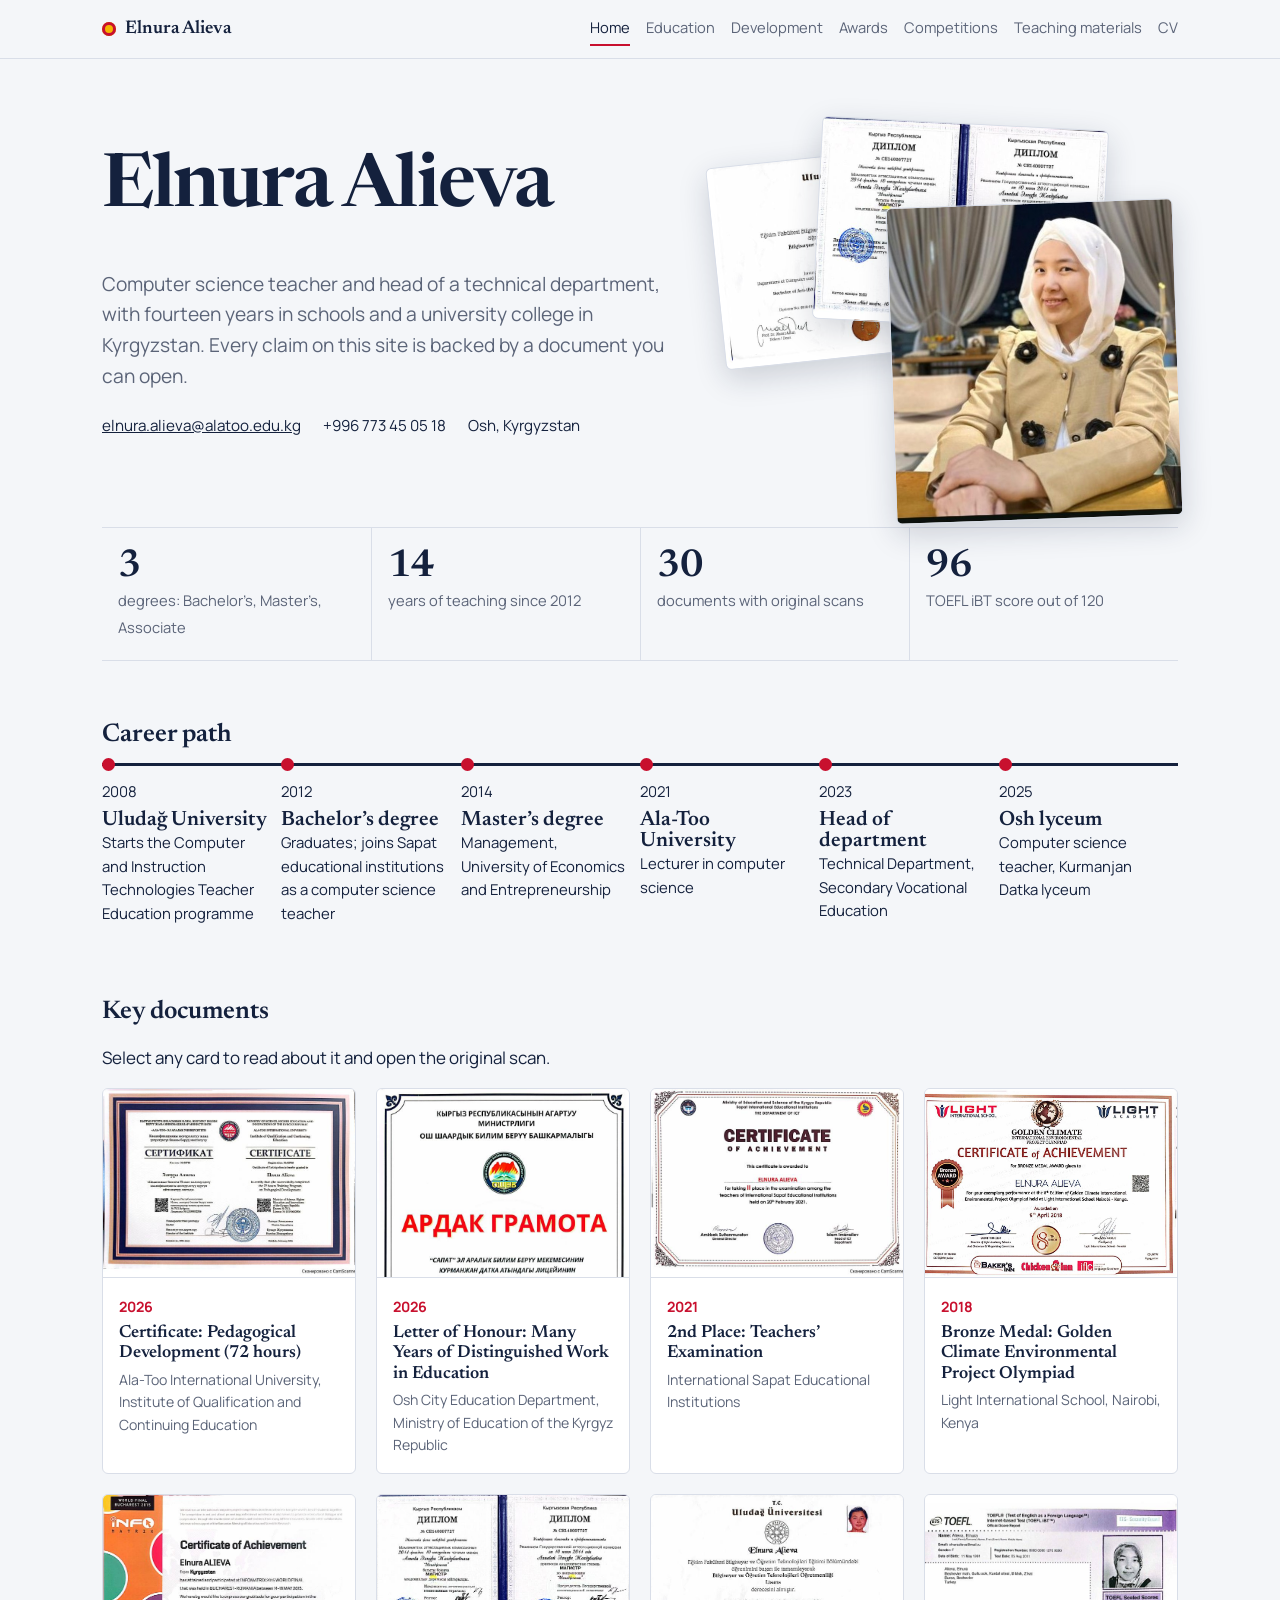
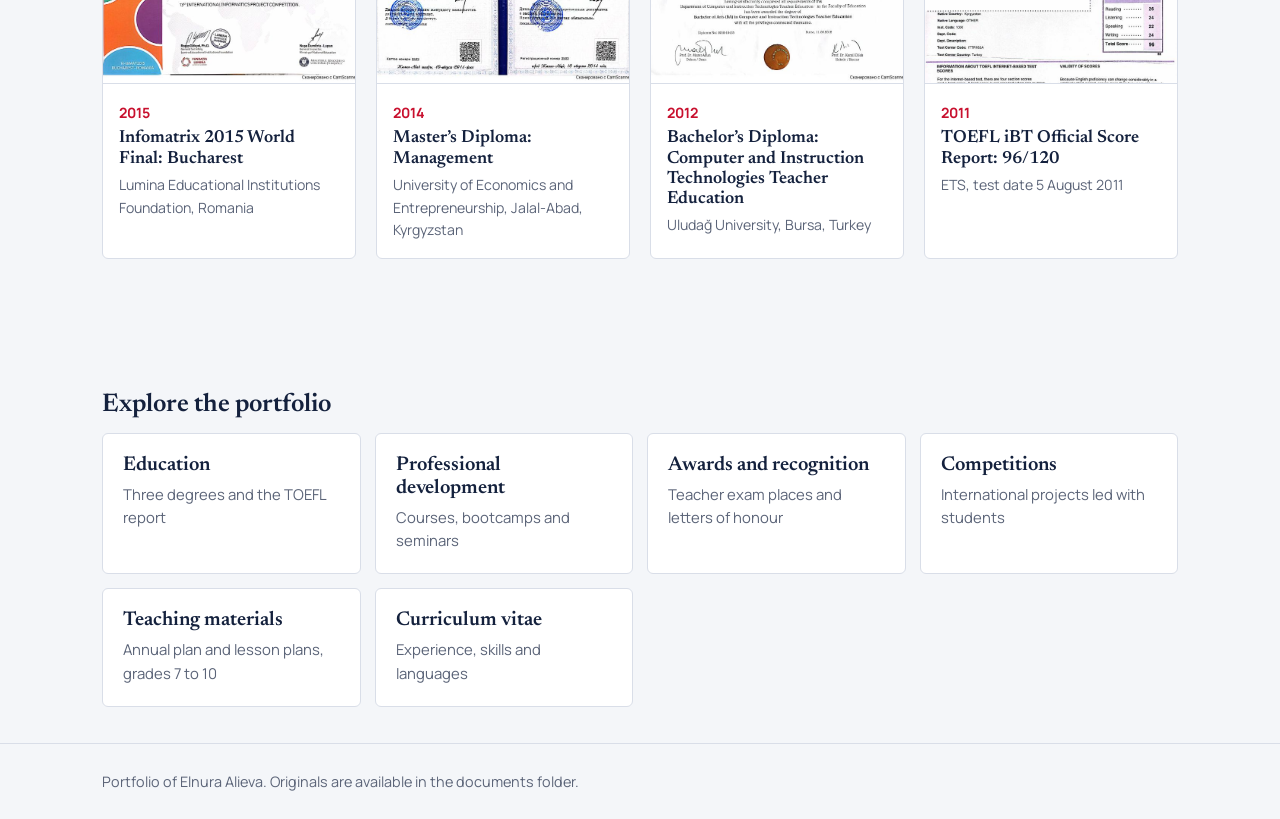
<file: index.html>
<!doctype html>
<html lang="en">
<head>
<meta charset="utf-8">
<meta name="viewport" content="width=device-width, initial-scale=1">
<title>Elnura Alieva: Computer Science Teacher Portfolio</title>
<link rel="preconnect" href="https://fonts.googleapis.com"><link rel="preconnect" href="https://fonts.gstatic.com" crossorigin>
<link href="https://fonts.googleapis.com/css2?family=Manrope:wght@400;600;700&family=Newsreader:wght@500;600&display=swap" rel="stylesheet">
<link rel="stylesheet" href="css/style.css">
</head>
<body data-cat="home">
<header class="top"><div class="wrap"><a class="brand" href="index.html"><i></i>Elnura Alieva</a><nav id="nav" aria-label="Main"></nav></div></header>

<main>
<div class="hero"><div class="wrap">
  <div>
    <h1>Elnura Alieva</h1>
    <p class="lead">Computer science teacher and head of a technical department, with fourteen years in schools and a university college in Kyrgyzstan. Every claim on this site is backed by a document you can open.</p>
    <div class="contact">
      <a href="mailto:elnura.alieva@alatoo.edu.kg">elnura.alieva@alatoo.edu.kg</a>
      <span>+996 773 45 05 18</span>
      <span>Osh, Kyrgyzstan</span>
    </div>
  </div>
  <div class="fan" aria-hidden="true">
    <img src="thumbs/1_1_Computer_Teacher_diploma_-_Bachelor.jpg" alt="">
    <img src="thumbs/1_2_Management_diploma-_Master_degree.jpg" alt="">
    <img src="thumbs/me-photo.jpg" alt="">
  </div>
</div></div>

<div class="wrap">
  <div class="stats">
    <div><b>3</b><span>degrees: Bachelor’s, Master’s, Associate</span></div>
    <div><b>14</b><span>years of teaching since 2012</span></div>
    <div><b>30</b><span>documents with original scans</span></div>
    <div><b>96</b><span>TOEFL iBT score out of 120</span></div>
  </div>

  <section>
    <h2>Career path</h2>
    <ol class="tl">
      <li>2008<b>Uludağ University</b>Starts the Computer and Instruction Technologies Teacher Education programme</li>
      <li>2012<b>Bachelor’s degree</b>Graduates; joins Sapat educational institutions as a computer science teacher</li>
      <li>2014<b>Master’s degree</b>Management, University of Economics and Entrepreneurship</li>
      <li>2021<b>Ala-Too University</b>Lecturer in computer science</li>
      <li>2023<b>Head of department</b>Technical Department, Secondary Vocational Education</li>
      <li>2025<b>Osh lyceum</b>Computer science teacher, Kurmanjan Datka lyceum</li>
    </ol>
  </section>

  <section>
    <h2>Key documents</h2>
    <p>Select any card to read about it and open the original scan.</p>
    <div class="grid" id="grid"></div>
  </section>

  <section>
    <h2>Explore the portfolio</h2>
    <div class="sections">
      <a href="education.html"><h3>Education</h3><p>Three degrees and the TOEFL report</p></a>
      <a href="development.html"><h3>Professional development</h3><p>Courses, bootcamps and seminars</p></a>
      <a href="awards.html"><h3>Awards and recognition</h3><p>Teacher exam places and letters of honour</p></a>
      <a href="competitions.html"><h3>Competitions</h3><p>International projects led with students</p></a>
      <a href="teaching.html"><h3>Teaching materials</h3><p>Annual plan and lesson plans, grades 7 to 10</p></a>
      <a href="cv.html"><h3>Curriculum vitae</h3><p>Experience, skills and languages</p></a>
    </div>
  </section>
</main>

<dialog id="viewer" aria-label="Document details"><div class="dlg"></div></dialog>
<footer><div class="wrap">Portfolio of Elnura Alieva. Originals are available in the documents folder.</div></footer>
<script src="js/documents.js"></script>
<script src="js/app.js"></script>
</body>
</html>
</file>
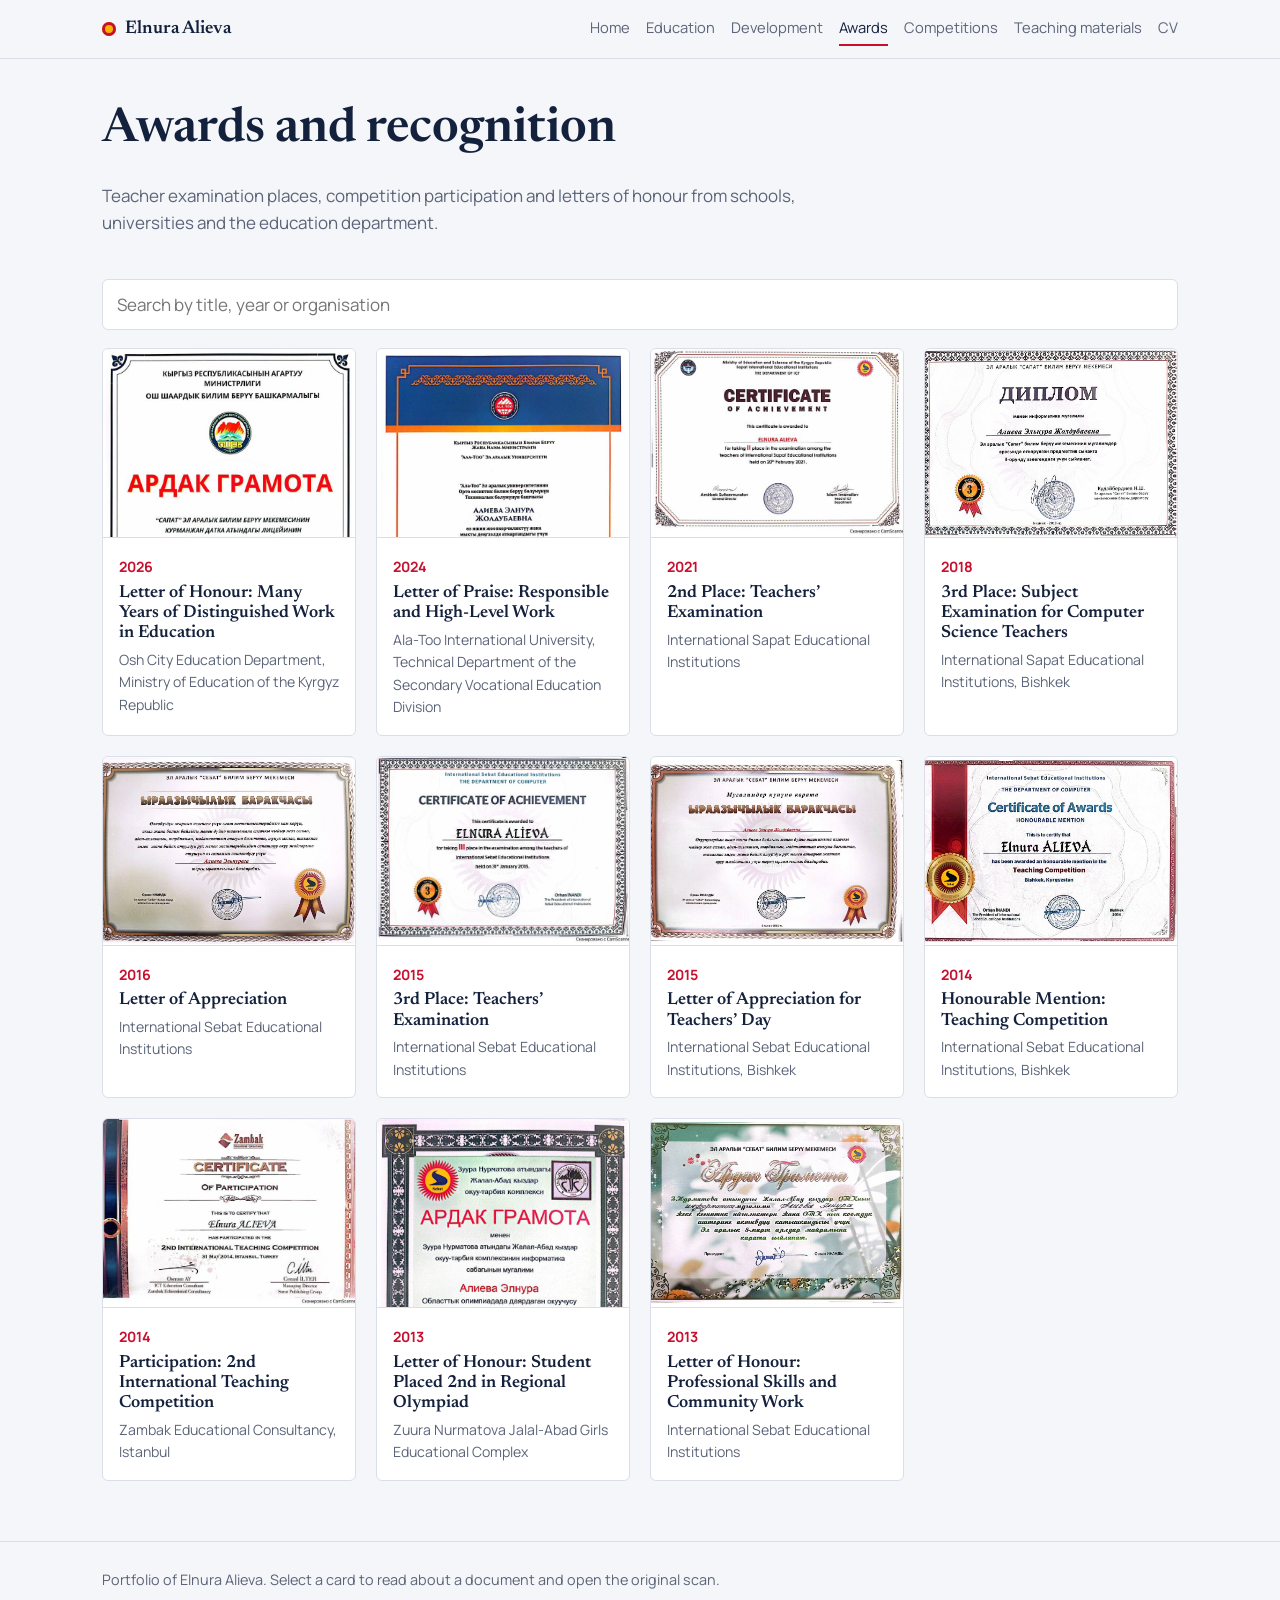
<file: awards.html>
<!doctype html>
<html lang="en">
<head>
<meta charset="utf-8">
<meta name="viewport" content="width=device-width, initial-scale=1">
<title>Awards and recognition | Elnura Alieva</title>
<link rel="preconnect" href="https://fonts.googleapis.com"><link rel="preconnect" href="https://fonts.gstatic.com" crossorigin>
<link href="https://fonts.googleapis.com/css2?family=Manrope:wght@400;600;700&family=Newsreader:wght@500;600&display=swap" rel="stylesheet">
<link rel="stylesheet" href="css/style.css">
</head>
<body data-cat="awards">
<header class="top"><div class="wrap"><a class="brand" href="index.html"><i></i>Elnura Alieva</a><nav id="nav" aria-label="Main"></nav></div></header>
<main class="wrap">
  <div class="pagehead"><h1>Awards and recognition</h1><p>Teacher examination places, competition participation and letters of honour from schools, universities and the education department.</p></div>
  <div class="tools"><input id="q" type="search" placeholder="Search by title, year or organisation" aria-label="Search documents"></div>
  <div class="grid" id="grid"></div>
</main>
<dialog id="viewer" aria-label="Document details"><div class="dlg"></div></dialog>
<footer><div class="wrap">Portfolio of Elnura Alieva. Select a card to read about a document and open the original scan.</div></footer>
<script src="js/documents.js"></script>
<script src="js/app.js"></script>
</body>
</html>
</file>
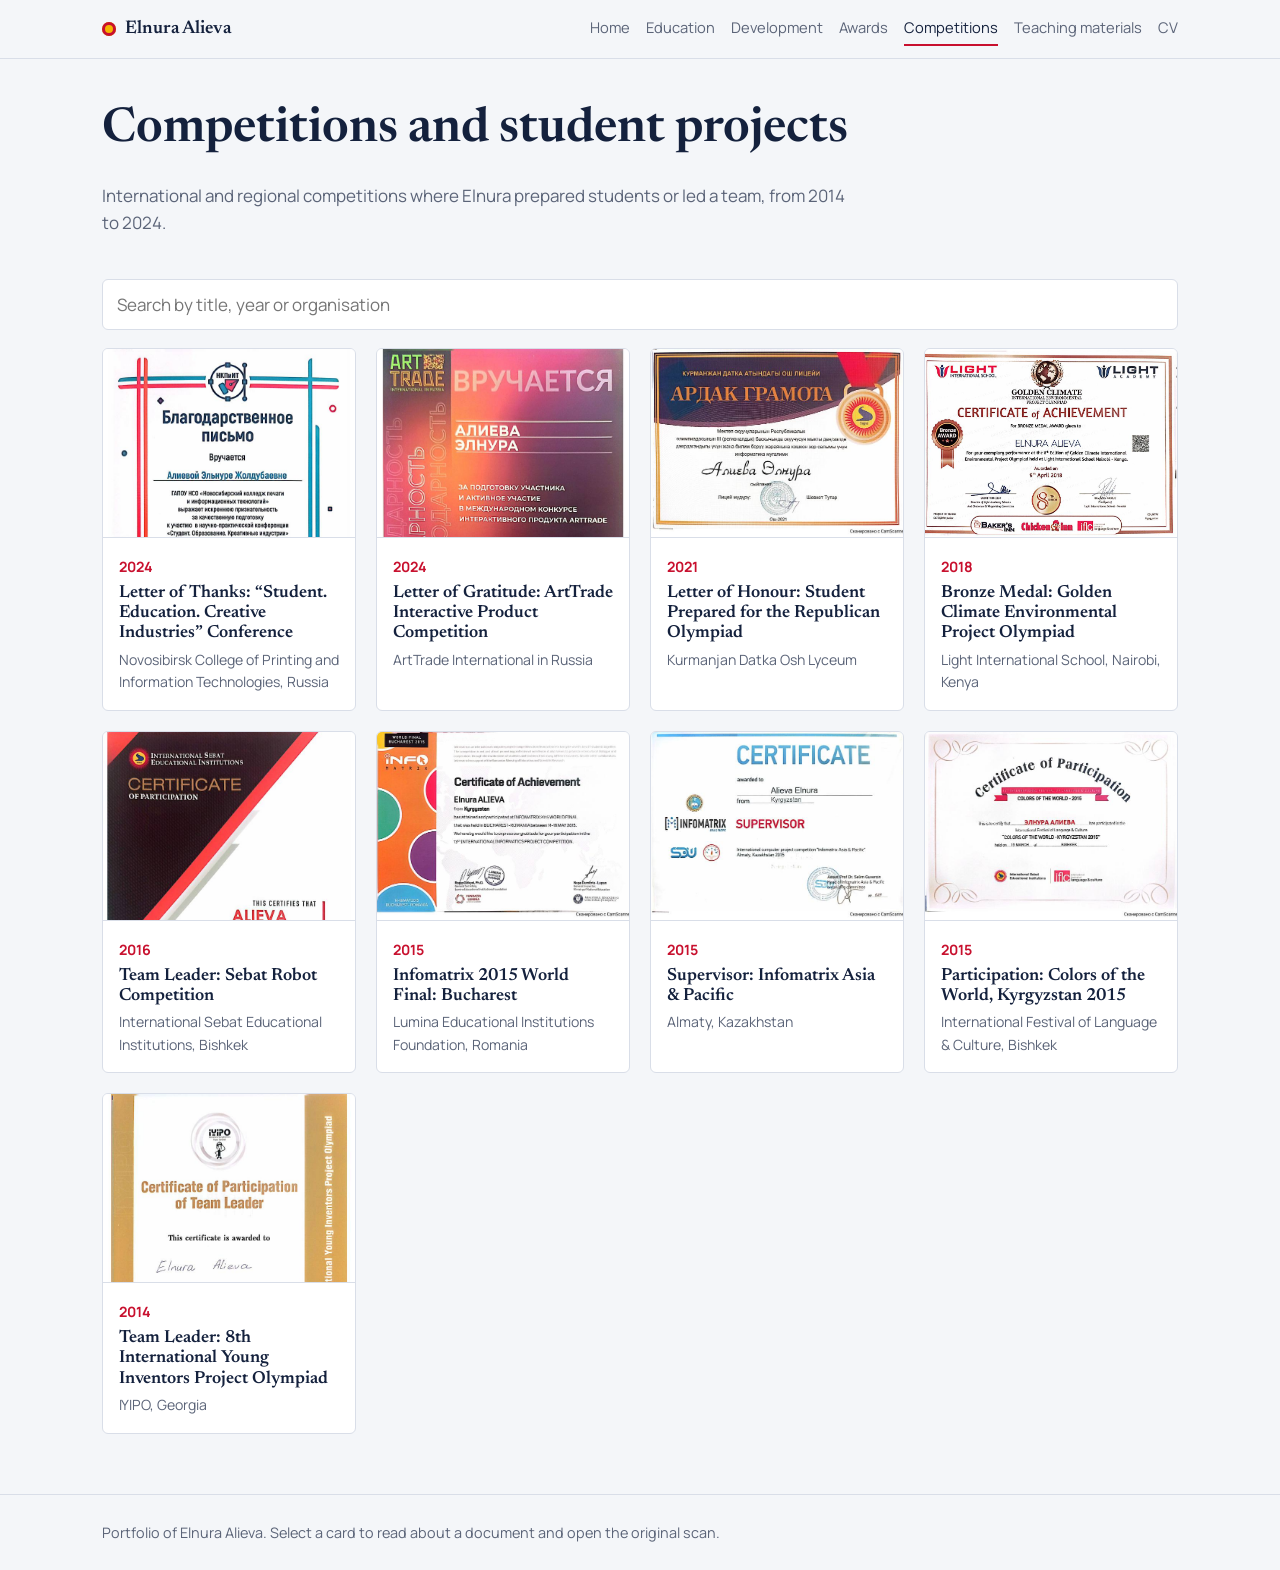
<file: competitions.html>
<!doctype html>
<html lang="en">
<head>
<meta charset="utf-8">
<meta name="viewport" content="width=device-width, initial-scale=1">
<title>Competitions and student projects | Elnura Alieva</title>
<link rel="preconnect" href="https://fonts.googleapis.com"><link rel="preconnect" href="https://fonts.gstatic.com" crossorigin>
<link href="https://fonts.googleapis.com/css2?family=Manrope:wght@400;600;700&family=Newsreader:wght@500;600&display=swap" rel="stylesheet">
<link rel="stylesheet" href="css/style.css">
</head>
<body data-cat="comp">
<header class="top"><div class="wrap"><a class="brand" href="index.html"><i></i>Elnura Alieva</a><nav id="nav" aria-label="Main"></nav></div></header>
<main class="wrap">
  <div class="pagehead"><h1>Competitions and student projects</h1><p>International and regional competitions where Elnura prepared students or led a team, from 2014 to 2024.</p></div>
  <div class="tools"><input id="q" type="search" placeholder="Search by title, year or organisation" aria-label="Search documents"></div>
  <div class="grid" id="grid"></div>
</main>
<dialog id="viewer" aria-label="Document details"><div class="dlg"></div></dialog>
<footer><div class="wrap">Portfolio of Elnura Alieva. Select a card to read about a document and open the original scan.</div></footer>
<script src="js/documents.js"></script>
<script src="js/app.js"></script>
</body>
</html>
</file>
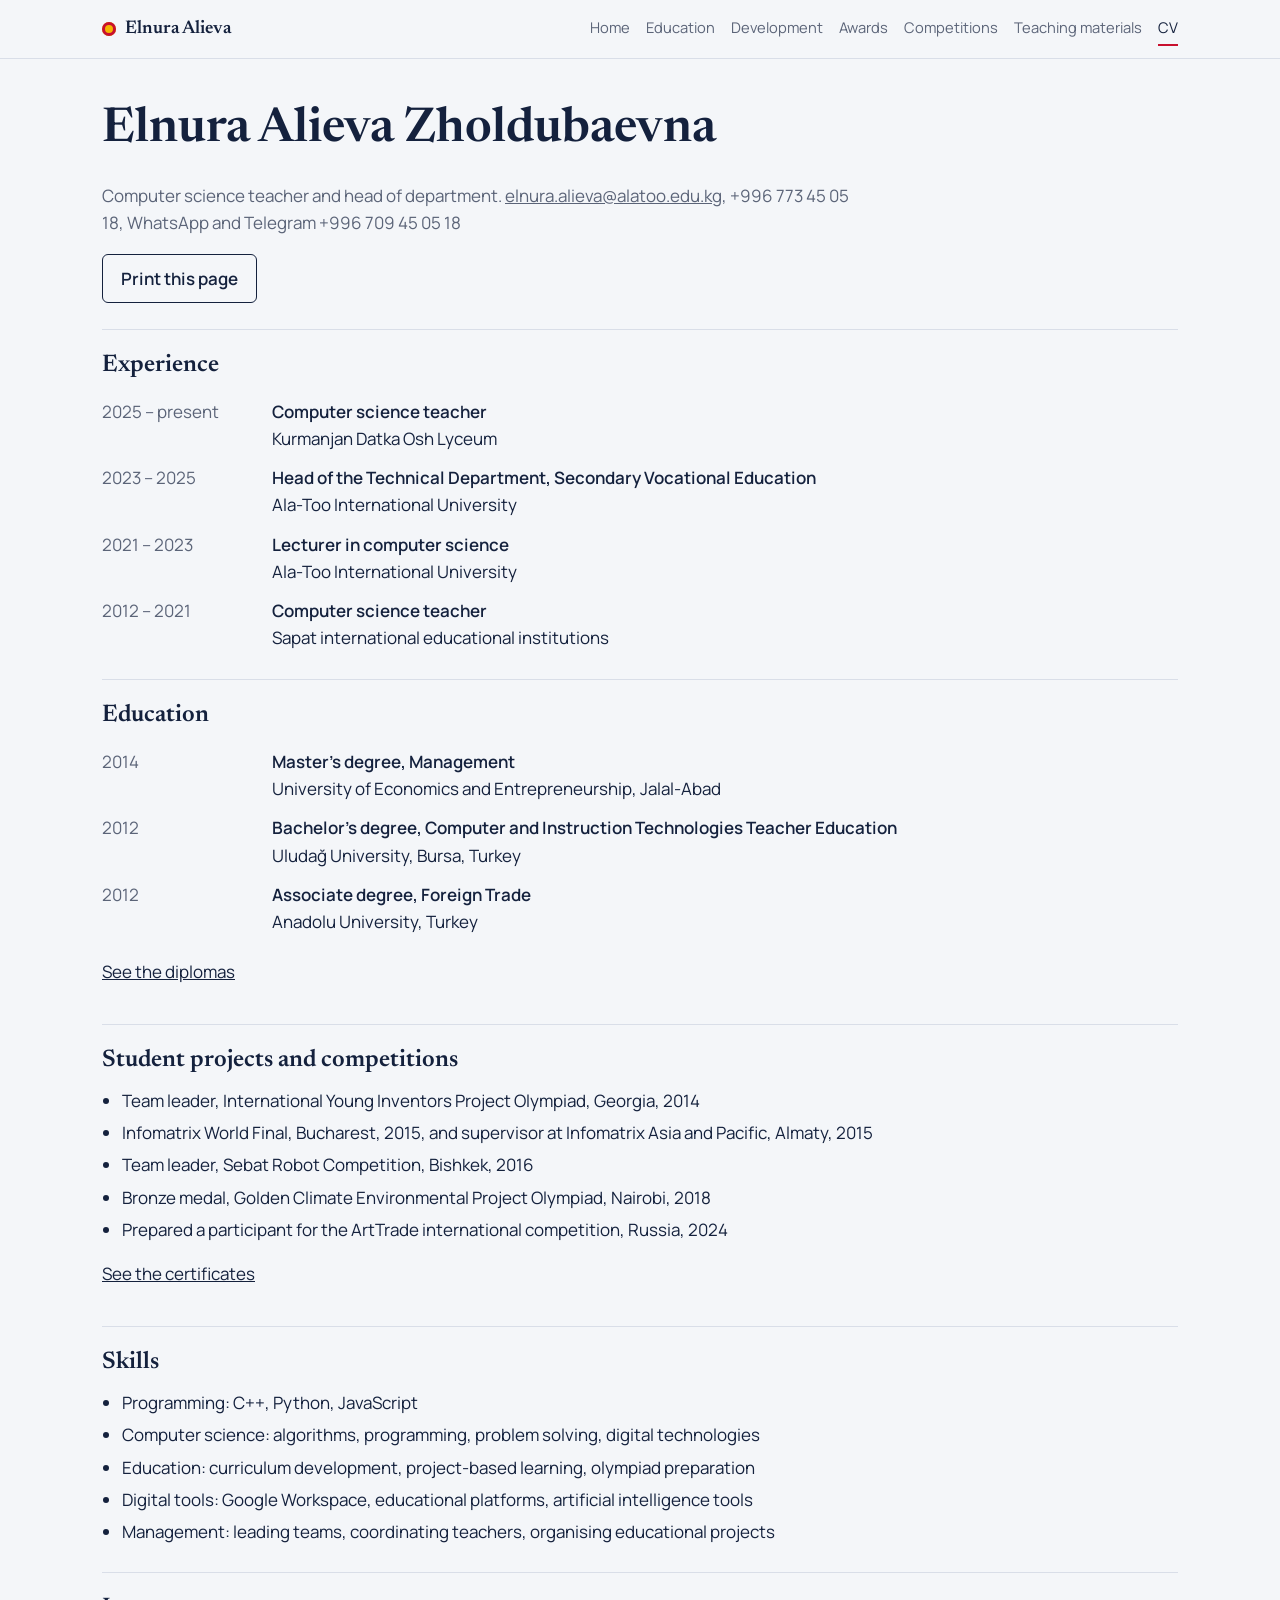
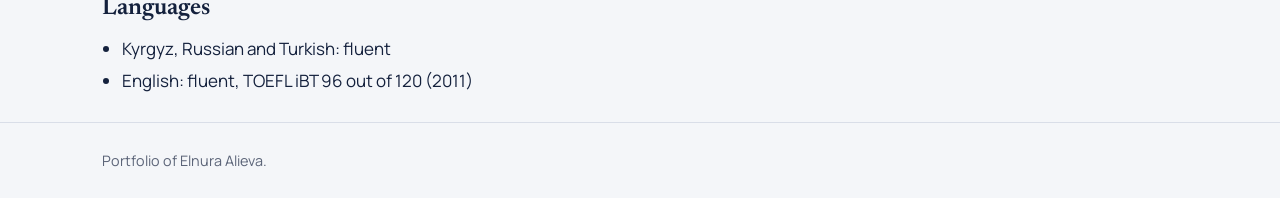
<file: cv.html>
<!doctype html>
<html lang="en">
<head>
<meta charset="utf-8">
<meta name="viewport" content="width=device-width, initial-scale=1">
<title>Curriculum vitae | Elnura Alieva</title>
<link rel="preconnect" href="https://fonts.googleapis.com"><link rel="preconnect" href="https://fonts.gstatic.com" crossorigin>
<link href="https://fonts.googleapis.com/css2?family=Manrope:wght@400;600;700&family=Newsreader:wght@500;600&display=swap" rel="stylesheet">
<link rel="stylesheet" href="css/style.css">
</head>
<body>
<header class="top"><div class="wrap"><a class="brand" href="index.html"><i></i>Elnura Alieva</a><nav id="nav" aria-label="Main"></nav></div></header>
<main class="wrap cv">
<div class="pagehead"><h1>Elnura Alieva Zholdubaevna</h1><p>Computer science teacher and head of department. <a href="mailto:elnura.alieva@alatoo.edu.kg">elnura.alieva@alatoo.edu.kg</a>, +996 773 45 05 18, WhatsApp and Telegram +996 709 45 05 18</p>
<div class="tools"><button class="btn alt" type="button" onclick="print()">Print this page</button></div></div>
<section><h2>Experience</h2>
<div class="job"><span class="when">2025 – present</span><div><b>Computer science teacher</b><br>Kurmanjan Datka Osh Lyceum</div></div>
<div class="job"><span class="when">2023 – 2025</span><div><b>Head of the Technical Department, Secondary Vocational Education</b><br>Ala-Too International University</div></div>
<div class="job"><span class="when">2021 – 2023</span><div><b>Lecturer in computer science</b><br>Ala-Too International University</div></div>
<div class="job"><span class="when">2012 – 2021</span><div><b>Computer science teacher</b><br>Sapat international educational institutions</div></div></section>
<section><h2>Education</h2>
<div class="job"><span class="when">2014</span><div><b>Master’s degree, Management</b><br>University of Economics and Entrepreneurship, Jalal-Abad</div></div>
<div class="job"><span class="when">2012</span><div><b>Bachelor’s degree, Computer and Instruction Technologies Teacher Education</b><br>Uludağ University, Bursa, Turkey</div></div>
<div class="job"><span class="when">2012</span><div><b>Associate degree, Foreign Trade</b><br>Anadolu University, Turkey</div></div>
<p><a href="education.html">See the diplomas</a></p></section>
<section><h2>Student projects and competitions</h2><ul>
<li>Team leader, International Young Inventors Project Olympiad, Georgia, 2014</li>
<li>Infomatrix World Final, Bucharest, 2015, and supervisor at Infomatrix Asia and Pacific, Almaty, 2015</li>
<li>Team leader, Sebat Robot Competition, Bishkek, 2016</li>
<li>Bronze medal, Golden Climate Environmental Project Olympiad, Nairobi, 2018</li>
<li>Prepared a participant for the ArtTrade international competition, Russia, 2024</li></ul>
<p><a href="competitions.html">See the certificates</a></p></section>
<section><h2>Skills</h2><ul>
<li>Programming: C++, Python, JavaScript</li>
<li>Computer science: algorithms, programming, problem solving, digital technologies</li>
<li>Education: curriculum development, project-based learning, olympiad preparation</li>
<li>Digital tools: Google Workspace, educational platforms, artificial intelligence tools</li>
<li>Management: leading teams, coordinating teachers, organising educational projects</li></ul></section>
<section><h2>Languages</h2><ul><li>Kyrgyz, Russian and Turkish: fluent</li><li>English: fluent, TOEFL iBT 96 out of 120 (2011)</li></ul></section>
</main>
<footer><div class="wrap">Portfolio of Elnura Alieva.</div></footer>
<script src="js/documents.js"></script>
<script src="js/app.js"></script>
</body>
</html>
</file>
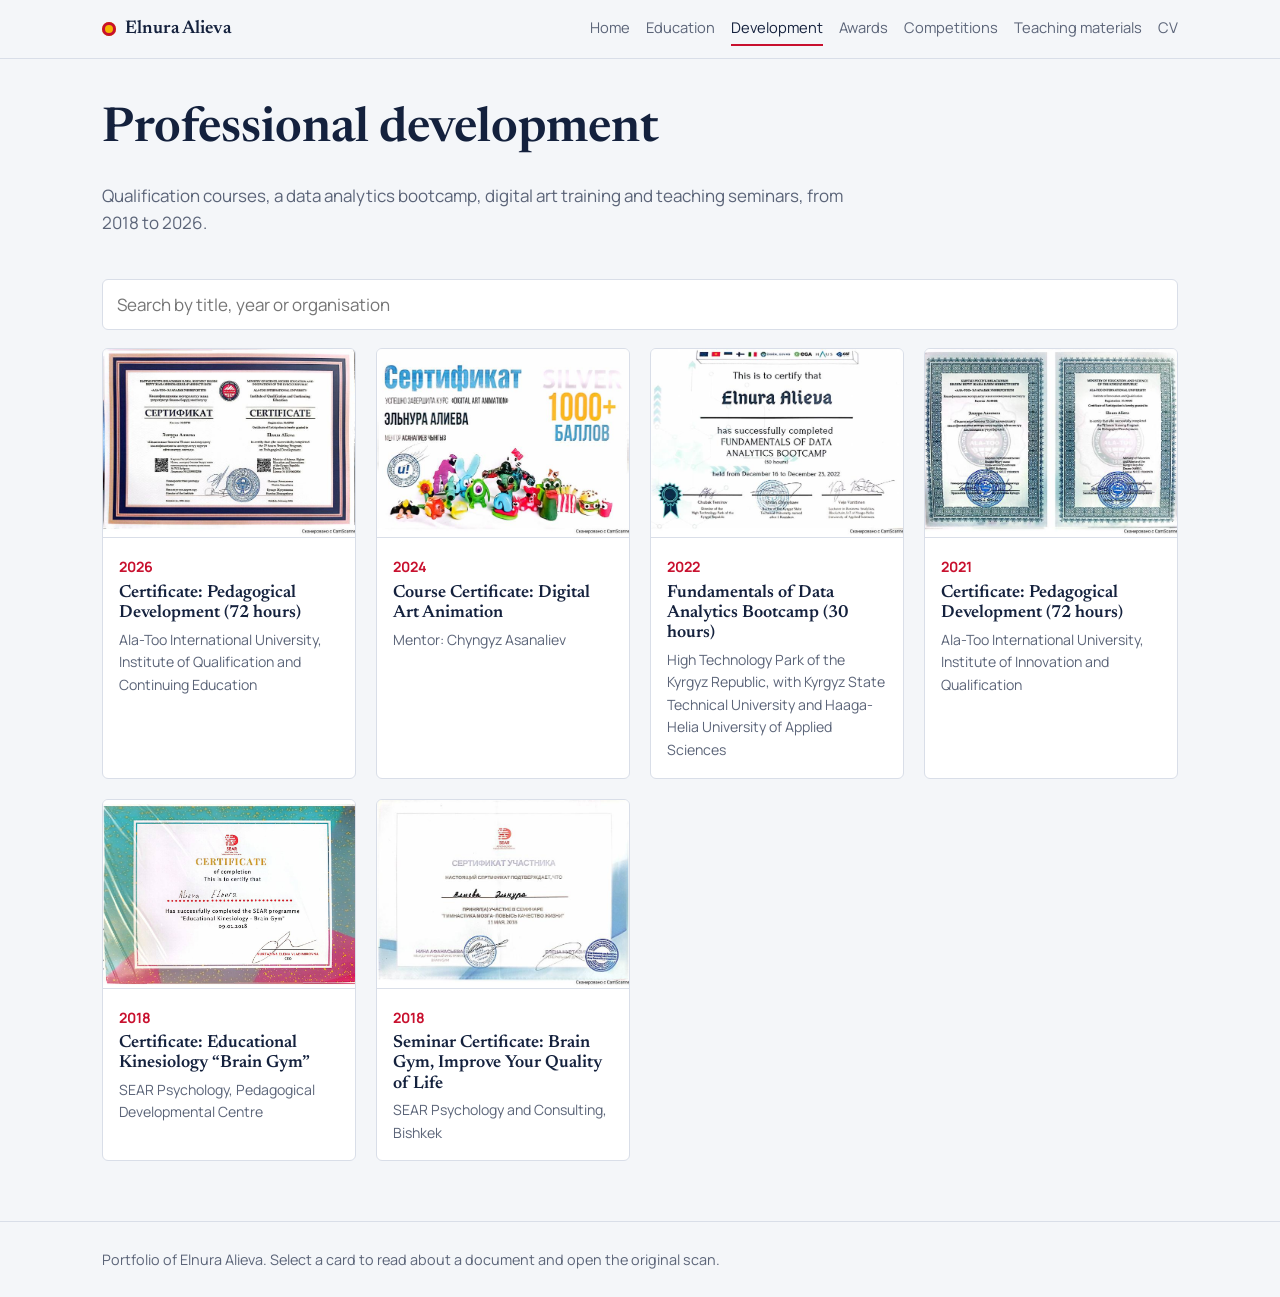
<file: development.html>
<!doctype html>
<html lang="en">
<head>
<meta charset="utf-8">
<meta name="viewport" content="width=device-width, initial-scale=1">
<title>Professional development | Elnura Alieva</title>
<link rel="preconnect" href="https://fonts.googleapis.com"><link rel="preconnect" href="https://fonts.gstatic.com" crossorigin>
<link href="https://fonts.googleapis.com/css2?family=Manrope:wght@400;600;700&family=Newsreader:wght@500;600&display=swap" rel="stylesheet">
<link rel="stylesheet" href="css/style.css">
</head>
<body data-cat="dev">
<header class="top"><div class="wrap"><a class="brand" href="index.html"><i></i>Elnura Alieva</a><nav id="nav" aria-label="Main"></nav></div></header>
<main class="wrap">
  <div class="pagehead"><h1>Professional development</h1><p>Qualification courses, a data analytics bootcamp, digital art training and teaching seminars, from 2018 to 2026.</p></div>
  <div class="tools"><input id="q" type="search" placeholder="Search by title, year or organisation" aria-label="Search documents"></div>
  <div class="grid" id="grid"></div>
</main>
<dialog id="viewer" aria-label="Document details"><div class="dlg"></div></dialog>
<footer><div class="wrap">Portfolio of Elnura Alieva. Select a card to read about a document and open the original scan.</div></footer>
<script src="js/documents.js"></script>
<script src="js/app.js"></script>
</body>
</html>
</file>
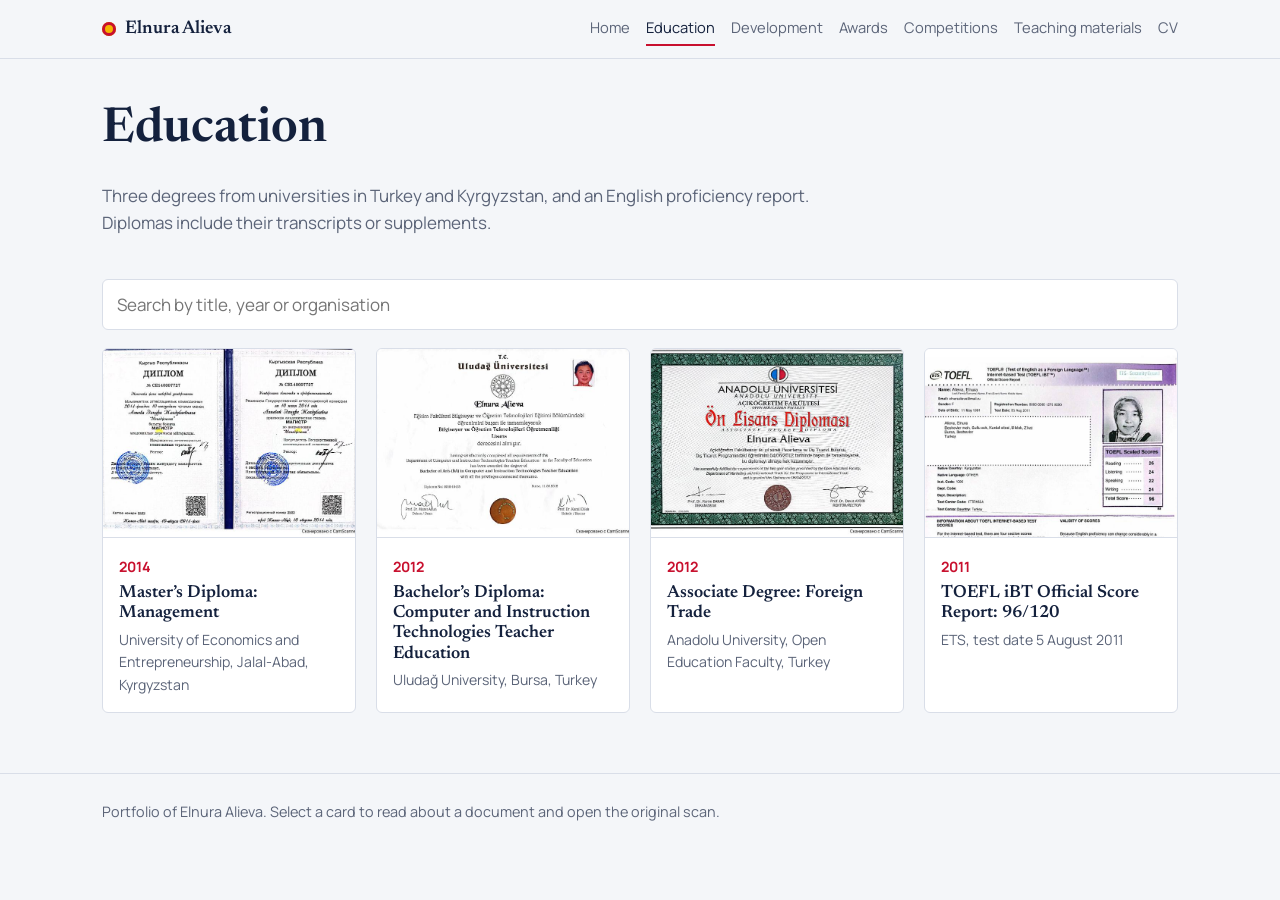
<file: education.html>
<!doctype html>
<html lang="en">
<head>
<meta charset="utf-8">
<meta name="viewport" content="width=device-width, initial-scale=1">
<title>Education | Elnura Alieva</title>
<link rel="preconnect" href="https://fonts.googleapis.com"><link rel="preconnect" href="https://fonts.gstatic.com" crossorigin>
<link href="https://fonts.googleapis.com/css2?family=Manrope:wght@400;600;700&family=Newsreader:wght@500;600&display=swap" rel="stylesheet">
<link rel="stylesheet" href="css/style.css">
</head>
<body data-cat="edu">
<header class="top"><div class="wrap"><a class="brand" href="index.html"><i></i>Elnura Alieva</a><nav id="nav" aria-label="Main"></nav></div></header>
<main class="wrap">
  <div class="pagehead"><h1>Education</h1><p>Three degrees from universities in Turkey and Kyrgyzstan, and an English proficiency report. Diplomas include their transcripts or supplements.</p></div>
  <div class="tools"><input id="q" type="search" placeholder="Search by title, year or organisation" aria-label="Search documents"></div>
  <div class="grid" id="grid"></div>
</main>
<dialog id="viewer" aria-label="Document details"><div class="dlg"></div></dialog>
<footer><div class="wrap">Portfolio of Elnura Alieva. Select a card to read about a document and open the original scan.</div></footer>
<script src="js/documents.js"></script>
<script src="js/app.js"></script>
</body>
</html>
</file>
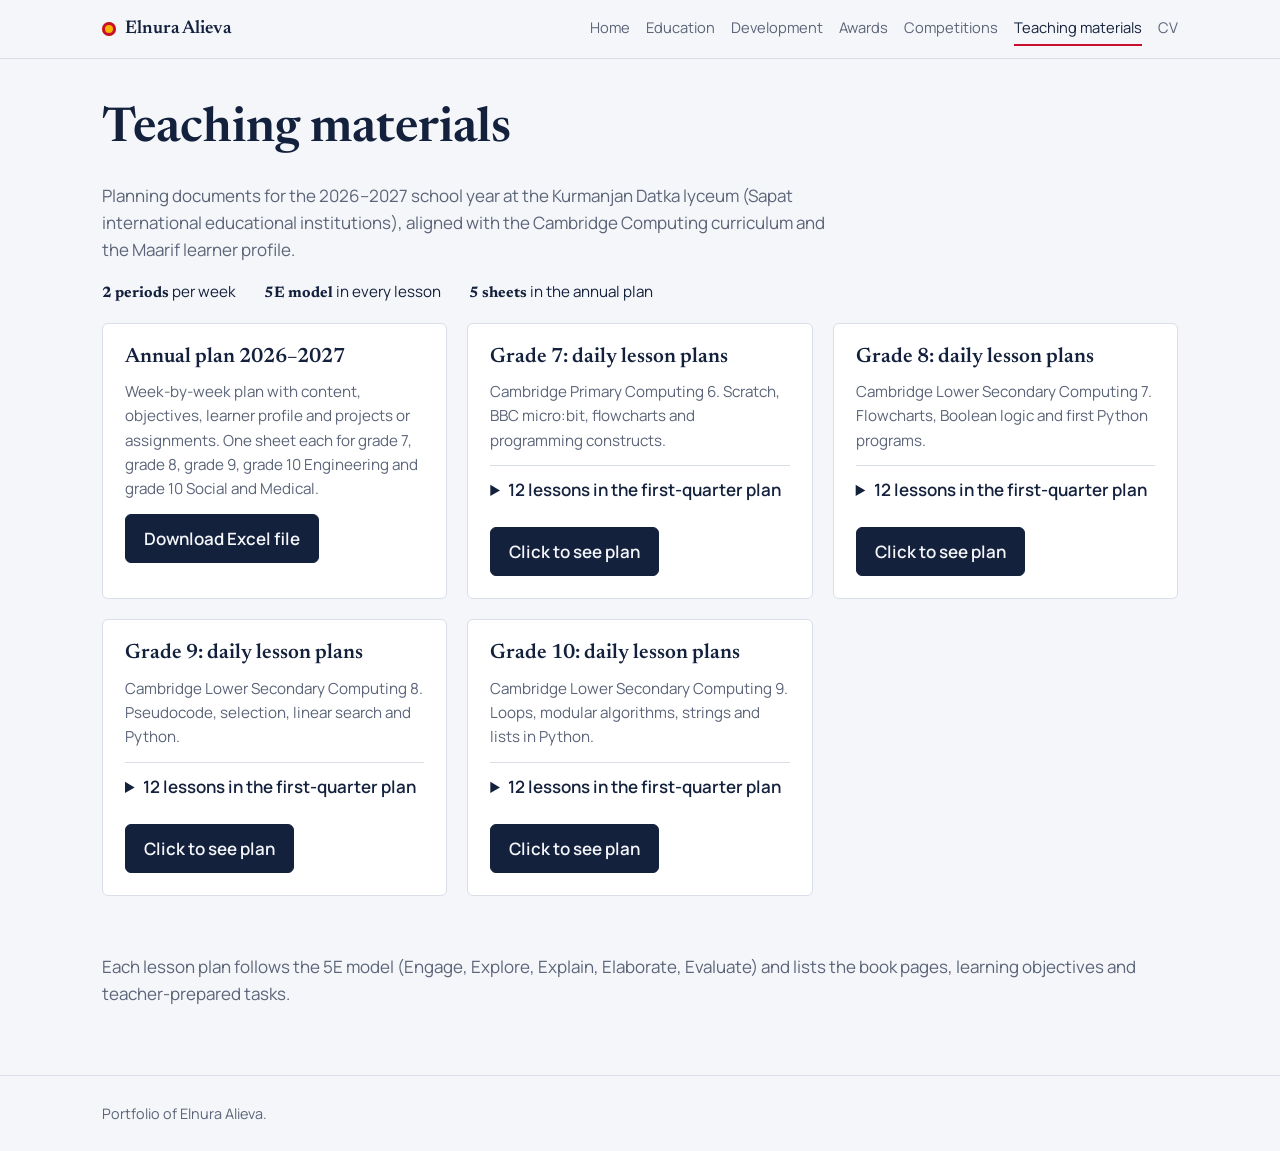
<file: teaching.html>
<!doctype html>
<html lang="en">
<head>
<meta charset="utf-8">
<meta name="viewport" content="width=device-width, initial-scale=1">
<title>Teaching materials | Elnura Alieva</title>
<link rel="preconnect" href="https://fonts.googleapis.com"><link rel="preconnect" href="https://fonts.gstatic.com" crossorigin>
<link href="https://fonts.googleapis.com/css2?family=Manrope:wght@400;600;700&family=Newsreader:wght@500;600&display=swap" rel="stylesheet">
<link rel="stylesheet" href="css/style.css">
</head>
<body>
<header class="top"><div class="wrap"><a class="brand" href="index.html"><i></i>Elnura Alieva</a><nav id="nav" aria-label="Main"></nav></div></header>
<main class="wrap">
<div class="pagehead"><h1>Teaching materials</h1><p>Planning documents for the 2026–2027 school year at the Kurmanjan Datka lyceum (Sapat international educational institutions), aligned with the Cambridge Computing curriculum and the Maarif learner profile.</p>
<div class="facts"><span><b>2 periods</b> per week</span><span><b>5E model</b> in every lesson</span><span><b>5 sheets</b> in the annual plan</span></div></div>
<div class="mats">
<article class="mat"><h3>Annual plan 2026–2027</h3><p>Week-by-week plan with content, objectives, learner profile and projects or assignments. One sheet each for grade 7, grade 8, grade 9, grade 10 Engineering and grade 10 Social and Medical.</p>
<div class="btns"><a class="btn" href="materials/Annual_Plan_2026-2027.xlsx" download>Download Excel file</a></div></article>
<article class="mat"><h3>Grade 7: daily lesson plans</h3><p>Cambridge Primary Computing 6. Scratch, BBC micro:bit, flowcharts and programming constructs.</p><details><summary>12 lessons in the first-quarter plan</summary><ol><li>Preliminary Unit – What is a Computer? Hardware & Software Foundations</li><li>Preliminary Unit – Branches of Hardware: Input & Output Systems</li><li>Preliminary Unit – Branches of Software: Operating Systems, Programming Languages & Assembly</li><li>Unit 1.1 – Computational Thinking & Planning Flowcharts</li><li>Unit 1.2 – Programming Constructs: Sequence, Selection, Iteration & Data Types</li><li>Unit 1.3 – Sub-Routines & Multiple Variables Across Algorithms</li><li>Unit 1.4 – Planning Programs, Interface Design & Prototyping</li><li>Preliminary Unit & Unit 1 Revision – Fundamentals of Computer & Computational Thinking</li><li>1st Quarter Assessment (Exam) & Review</li><li>Unit 1.5 – Evaluating and Testing Programs</li><li>Unit 1.6 – Using Variables with a Physical Device (BBC micro:bit)</li><li>Unit 2.1 – Managing Data: Statistical Investigations & Capturing Continuous Data</li></ol></details><div class="btns" style="margin-top:14px"><a class="btn" href="https://docs.google.com/document/d/1RvnlZhhvVZrxw6Oy2RrkpZO8PdJ9zW3Z/edit?usp=sharing&ouid=112672435157114178196&rtpof=true&sd=true" download>Click to see plan</a></div></article>
<article class="mat"><h3>Grade 8: daily lesson plans</h3><p>Cambridge Lower Secondary Computing 7. Flowcharts, Boolean logic and first Python programs.</p><details><summary>12 lessons in the first-quarter plan</summary><ol><li>Unit 1.1 – Flowcharts (Structure, Data Flow & Following Steps)</li><li>Unit 1.1 – Variables, Tracing, Fixing Errors & Building Flowcharts</li><li>Unit 1.2 – Selection Statements & Comparison Operators</li><li>Unit 1.2 – Boolean Logic (AND, OR, NOT)</li><li>Unit 1.3 – Pattern Recognition & Sub-routines in Flowcharts</li><li>Unit 1.4 – Block-Based vs. Text-Based Programming Languages</li><li>Unit 1.4 – First Text-Based Programs & Interactive Quiz Mini-Project</li><li>Unit 1 Revision – Computational Thinking, Flowcharts & Logic Consolidation</li><li>1st Quarter Assessment (Exam) & Post-Exam Review</li><li>Unit 1.5 – Python Programming: Data Types (Integer, Real & String)</li><li>Unit 1.5 – Python Programming: Variables, Arithmetic & Quiz Creation</li><li>Unit 1.6 – Software Development, Prototypes & Test Plans</li></ol></details><div class="btns" style="margin-top:14px"><a class="btn" href="https://docs.google.com/document/d/1B0HHnq234ZK4Yd0stxoIclSYlHGKIZcw/edit?usp=drivesdk&ouid=102096747921238051873&rtpof=true&sd=true" download>Click to see plan</a></div></article>
<article class="mat"><h3>Grade 9: daily lesson plans</h3><p>Cambridge Lower Secondary Computing 8. Pseudocode, selection, linear search and Python.</p><details><summary>12 lessons in the first-quarter plan</summary><ol><li>Unit 1.1 – Introduction to Pseudocode, Input/Output & Language Independence</li><li>Unit 1.1 – Variables, Assignment & Arithmetic Operators in Pseudocode</li><li>Unit 1.2 – Selection in Pseudocode: IF THEN & IF THEN ELSE</li><li>Unit 1.2 – Multi-Branch Selection (ELSEIF) & Boolean Operators (AND, OR, NOT)</li><li>Unit 1.2 Consolidation – Flowcharts & Pseudocode for If-Else Statements</li><li>Unit 1.3 – Why Searching Algorithms Are Needed & Linear Search Foundations</li><li>Unit 1.3 – Applying, Visualizing & Tracing Linear Search Algorithms</li><li>Unit 1 Review – Computational Thinking, Pseudocode, Selection & Searching</li><li>1st Quarter Assessment (Exam) & Term Evaluation</li><li>Unit 1.4 – Conditional Statements in Python: if & if-else</li><li>Unit 1.4 – Multi-Branch Selection in Python: elif & else</li><li>Unit 1.4 – Boolean Operators (and, or, not) & Debugging Selection in Python</li></ol></details><div class="btns" style="margin-top:14px"><a class="btn" href="https://docs.google.com/document/d/136JvZrnNttyqrofHFGK64l4O7SUGQO92/edit?usp=sharing&ouid=112672435157114178196&rtpof=true&sd=true" download>Click to see plan</a></div></article>
<article class="mat"><h3>Grade 10: daily lesson plans</h3><p>Cambridge Lower Secondary Computing 9. Loops, modular algorithms, strings and lists in Python.</p><details><summary>12 lessons in the first-quarter plan</summary><ol><li>Unit 1.1 – Editing, Tracing & Debugging Pseudocode</li><li>Unit 1.2 – Iteration & Count-Controlled FOR Loops in Pseudocode</li><li>Unit 1.2 – Count-Controlled Loops in Flowcharts & Algorithm Tracing</li><li>Unit 1.3 – Creating Algorithms with Sequence, Selection & Iteration</li><li>Unit 1.3 – Modular Algorithm Design with Sub-Routines</li><li>Unit 1.4 – Count-Controlled for Loops in Python (range() Variations)</li><li>Unit 1.4 – Combining Loops with Selection & Debugging Python Loops</li><li>Unit 1 Review – Computational Thinking, Algorithms & Python Loops</li><li>1st Quarter Assessment (Exam) & Term Evaluation</li><li>Unit 1.5 – Data Types, Casting & the Character Data Type</li><li>Unit 1.5 – String Indexing & String Manipulation Functions</li><li>Unit 1.5 – One-Dimensional Arrays & Python Lists</li></ol></details><div class="btns" style="margin-top:14px"><a class="btn" href="mhttps://docs.google.com/document/d/1CTSEthPXQW1MwFMkvORrAI8o1fCiU56N/edit?usp=sharing&ouid=112672435157114178196&rtpof=true&sd=true" download>Click to see plan</a></div></article>
</div>
<p style="padding-bottom:50px;color:var(--muted)">Each lesson plan follows the 5E model (Engage, Explore, Explain, Elaborate, Evaluate) and lists the book pages, learning objectives and teacher-prepared tasks.</p>
</main>
<footer><div class="wrap">Portfolio of Elnura Alieva.</div></footer>
<script src="js/documents.js"></script>
<script src="js/app.js"></script>
</body>
</html>
</file>
<file: css/style.css>
:root{--ink:#14213d;--muted:#5b6478;--bg:#f4f6f9;--card:#fff;--line:#d9dee8;--red:#c8102e;--sun:#f4b400;--r:6px}
@media (prefers-color-scheme:dark){:root{--ink:#e9edf6;--muted:#9aa5bd;--bg:#0f1626;--card:#18213a;--line:#2a3555;--red:#ff5a6e}}
*{box-sizing:border-box}html{scroll-behavior:smooth}
body{margin:0;background:var(--bg);color:var(--ink);font:17px/1.6 "Manrope",system-ui,-apple-system,"Segoe UI",sans-serif}
h1,h2,h3{font-family:"Newsreader",Georgia,"Times New Roman",serif;line-height:1.15;margin:0 0 .5em;font-weight:600}
a{color:inherit}a:focus-visible,button:focus-visible,input:focus-visible{outline:3px solid var(--sun);outline-offset:2px}
.wrap{max-width:1120px;margin:0 auto;padding:0 22px}
header.top{border-bottom:1px solid var(--line);background:var(--bg);position:sticky;top:0;z-index:5}
header.top .wrap{display:flex;gap:18px;align-items:center;justify-content:space-between;flex-wrap:wrap;padding-top:12px;padding-bottom:12px}
.brand{font:600 1.15rem "Newsreader",Georgia,serif;text-decoration:none;display:flex;align-items:center;gap:9px}
.brand i{width:14px;height:14px;border-radius:50%;background:var(--sun);box-shadow:0 0 0 3px var(--red) inset}
nav{display:flex;gap:4px 16px;flex-wrap:wrap;font-size:.92rem}
nav a{text-decoration:none;color:var(--muted);padding:4px 0;border-bottom:2px solid transparent}
nav a:hover,nav a[aria-current]{color:var(--ink);border-color:var(--red)}
.hero{padding:64px 0 40px}.hero .wrap{display:grid;grid-template-columns:1.1fr .9fr;gap:48px;align-items:center}
.hero h1{font-size:clamp(2.6rem,6vw,4.6rem);letter-spacing:-.02em}
.hero p.lead{font-size:1.2rem;max-width:34em;color:var(--muted)}
.contact{display:flex;gap:8px 22px;flex-wrap:wrap;margin-top:22px;font-size:.95rem}
.fan{position:relative;height:340px}
.fan img{position:absolute;width:62%;border:1px solid var(--line);border-radius:var(--r);background:#fff;box-shadow:0 10px 30px rgba(20,33,61,.18)}
.fan img:nth-child(1){left:0;top:30px;transform:rotate(-6deg)}
.fan img:nth-child(2){left:22%;top:0;transform:rotate(3deg)}
.fan img:nth-child(3){left:38%;top:80px;transform:rotate(-2deg)}
.stats{display:grid;grid-template-columns:repeat(4,1fr);border-block:1px solid var(--line);margin:24px 0}
.stats div{padding:20px 16px;border-left:1px solid var(--line)}.stats div:first-child{border-left:0}
.stats b{display:block;font:600 2.4rem "Newsreader",Georgia,serif}.stats span{color:var(--muted);font-size:.92rem}
section{padding:36px 0}
.tl{list-style:none;margin:0;padding:0;display:grid;grid-template-columns:repeat(auto-fit,minmax(150px,1fr));gap:0}
.tl li{border-top:3px solid var(--ink);padding:14px 14px 0 0;font-size:.93rem;position:relative}
.tl li::before{content:"";position:absolute;top:-8px;left:0;width:13px;height:13px;border-radius:50%;background:var(--red)}
.tl b{display:block;font:600 1.3rem "Newsreader",Georgia,serif;margin-top:6px}
.sections{display:grid;grid-template-columns:repeat(auto-fit,minmax(240px,1fr));gap:14px}
.sections a{display:block;padding:20px;border:1px solid var(--line);border-radius:var(--r);background:var(--card);text-decoration:none}
.sections a:hover{border-color:var(--red)}.sections h3{font-size:1.25rem;margin-bottom:.3em}.sections p{margin:0;color:var(--muted);font-size:.93rem}
.pagehead{padding:44px 0 8px}.pagehead h1{font-size:clamp(2rem,4vw,3rem)}.pagehead p{color:var(--muted);max-width:44em}
.tools{display:flex;gap:10px;flex-wrap:wrap;margin:18px 0}
.tools input{flex:1;min-width:220px;padding:11px 14px;border:1px solid var(--line);border-radius:var(--r);background:var(--card);color:var(--ink);font:inherit}
.grid{display:grid;grid-template-columns:repeat(auto-fill,minmax(250px,1fr));gap:20px;padding-bottom:60px}
.doc{background:var(--card);border:1px solid var(--line);border-radius:var(--r);overflow:hidden;cursor:pointer;text-align:left;padding:0;font:inherit;color:inherit;display:flex;flex-direction:column}
.doc:hover{border-color:var(--red)}
.doc img{width:100%;aspect-ratio:4/3;object-fit:cover;object-position:top;background:#e9ecf2;border-bottom:1px solid var(--line)}
.doc div{padding:14px 16px 16px}.doc small{color:var(--red);font-weight:700}
.doc h3{font-size:1.1rem;margin:.2em 0 .3em}.doc p{margin:0;color:var(--muted);font-size:.88rem}
dialog{border:0;border-radius:var(--r);padding:0;width:min(920px,94vw);background:var(--card);color:var(--ink)}
dialog::backdrop{background:rgba(10,16,30,.7)}
.dlg{display:grid;grid-template-columns:1.2fr 1fr}.dlg img{width:100%;display:block;background:#e9ecf2}
.dlg .tx{padding:26px}.dlg .btns{display:flex;gap:10px;flex-wrap:wrap;margin-top:18px}
.btn{display:inline-block;padding:10px 18px;border-radius:var(--r);border:1px solid var(--ink);background:var(--ink);color:var(--bg);font:inherit;font-weight:600;text-decoration:none;cursor:pointer}
.btn.alt{background:transparent;color:var(--ink)}
footer{border-top:1px solid var(--line);padding:26px 0;color:var(--muted);font-size:.9rem}
@media (max-width:800px){.hero .wrap,.dlg{grid-template-columns:1fr}.fan{height:250px}.stats{grid-template-columns:1fr 1fr}.stats div:nth-child(3){border-left:0}.stats div:nth-child(n+3){border-top:1px solid var(--line)}}
@media print{header.top,.tools,footer{display:none}.doc{break-inside:avoid}}
.mats{display:grid;grid-template-columns:repeat(auto-fit,minmax(320px,1fr));gap:20px;padding-bottom:40px}
.mat{background:var(--card);border:1px solid var(--line);border-radius:var(--r);padding:22px}
.mat h3{font-size:1.3rem}.mat p{color:var(--muted);font-size:.95rem;margin:.3em 0 .8em}
details{border-top:1px solid var(--line);padding:10px 0}summary{cursor:pointer;font-weight:600}
details ol{margin:.6em 0 0;padding-left:1.3em;font-size:.92rem;color:var(--muted)}
.facts{display:flex;gap:8px 28px;flex-wrap:wrap;margin:16px 0 8px;font-size:.95rem}.facts b{font-family:"Newsreader",Georgia,serif}
.cv section{padding:22px 0;border-top:1px solid var(--line)}.cv h2{font-size:1.5rem}
.job{display:grid;grid-template-columns:150px 1fr;gap:4px 20px;padding:6px 0}.job b{font-weight:600}
.job span.when{color:var(--muted)}
.cv ul{margin:0;padding-left:1.2em}.cv li{margin:.3em 0}
@media (max-width:600px){.job{grid-template-columns:1fr}}
</file>
